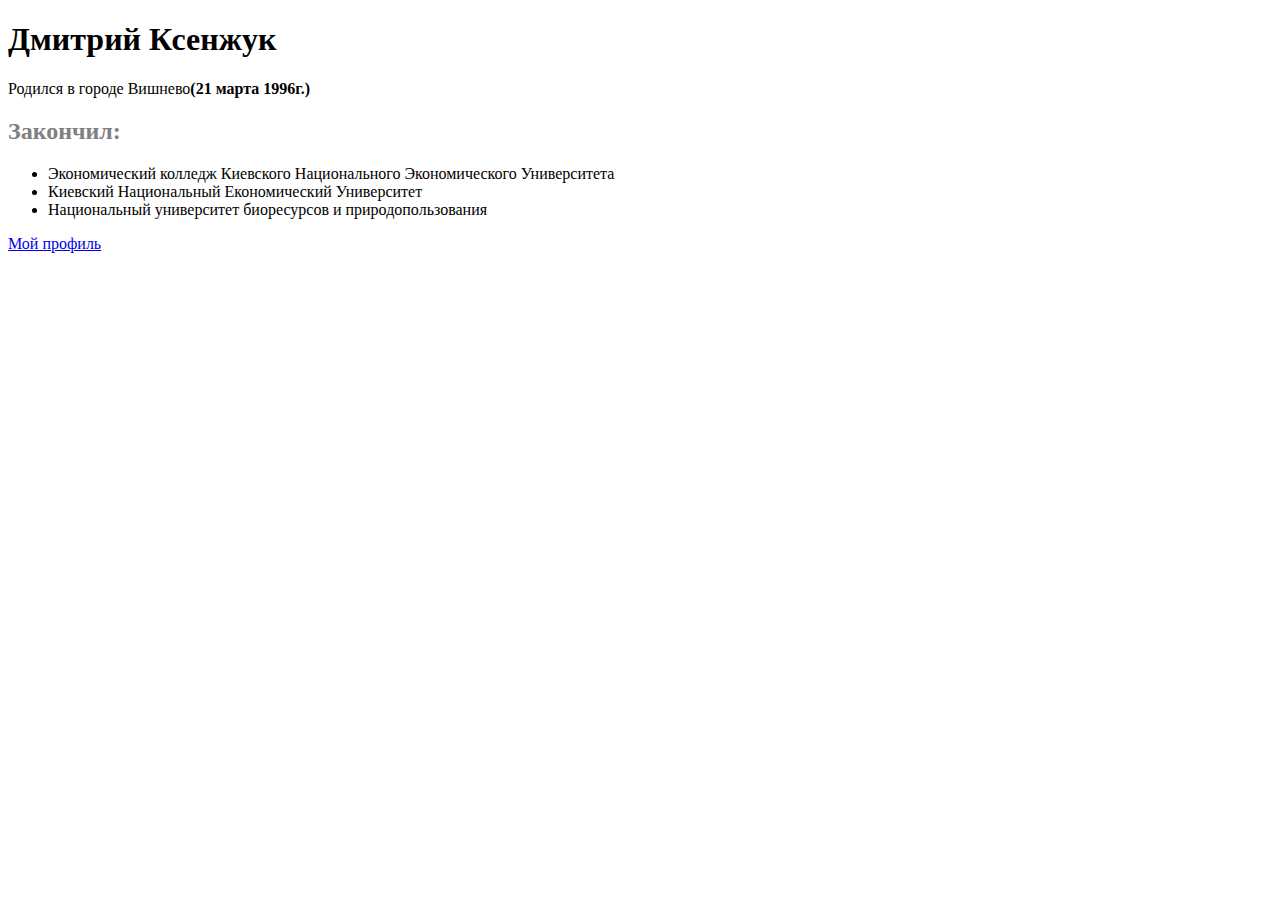
<file: Lesson 1/index.html>
<!DOCTYPE html>
<html lang="en">
<head>
    <meta charset="UTF-8">
    <meta name="viewport" content="width=device-width, initial-scale=1.0">
    <title>Урок 1</title>
    <style>
        h2{
            color: grey;
        }
    </style>
</head>
<body>
    <h1> Дмитрий Ксенжук</h1>
    <p>
    Родился в городе Вишнево<strong>(21 марта 1996г.)</strong></p>
    <h2>   Закончил:</h2>
        <ul>
    <li>Экономический колледж Киевского Национального Экономического Университета</li>
    <li>Киевский Национальный Економический Университет</li>
    <li>Национальный университет биоресурсов и природопользования</li>
    </ul>
    <a href="https://www.facebook.com">Мой профиль</a>
</body>
</html>
</file>
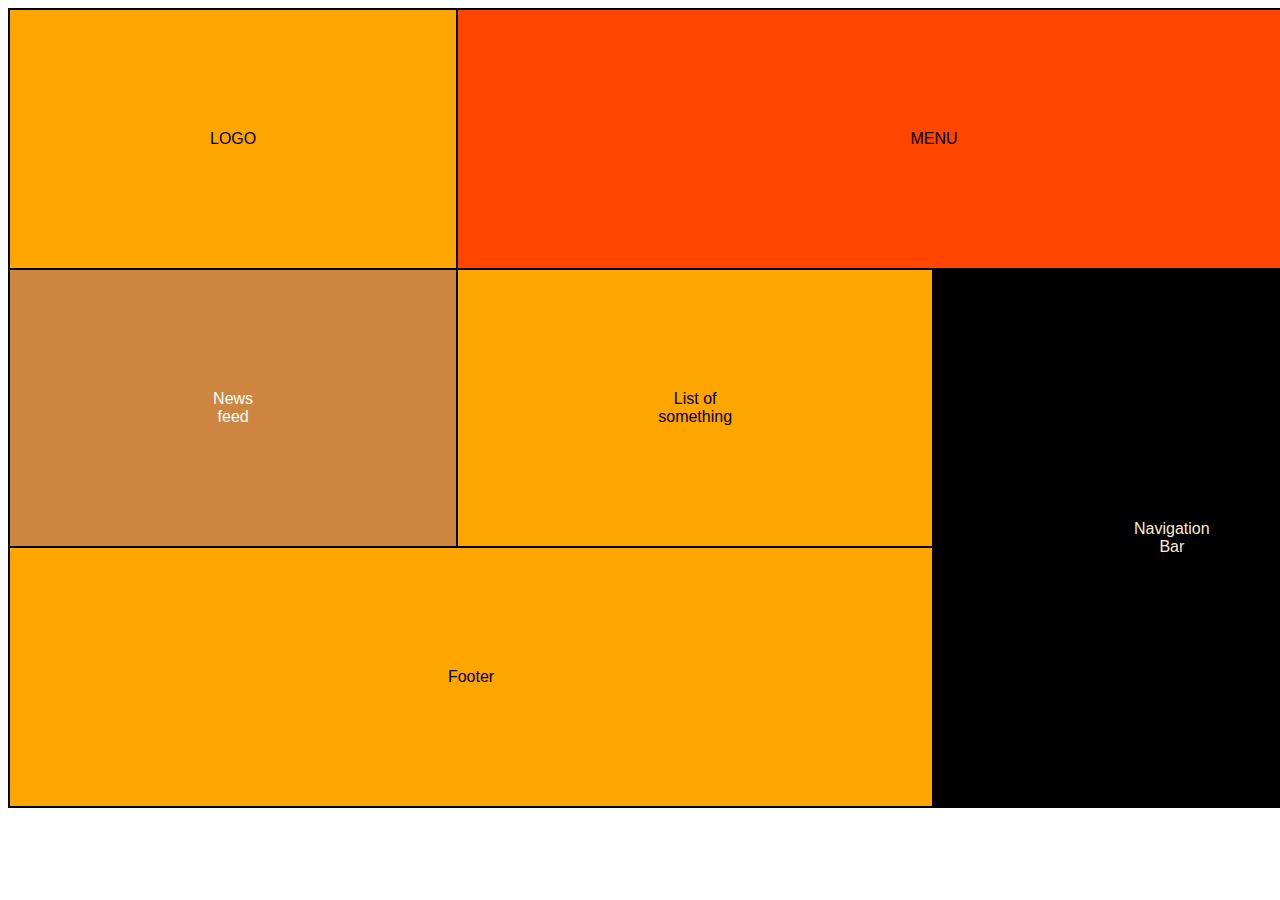
<file: Lesson 2/table.html>
<!DOCTYPE html>
<html lang="en">
<head>
    <meta charset="UTF-8">
    <meta name="viewport" content="width=device-width, initial-scale=1.0">
    <title>Document</title>
    <link rel="stylesheet" href="index.css">
</head>
<body>

<table>
<tbody>
    <tr>
        <td class="logo">LOGO</td>
        <td class="menu" colspan="2">MENU</td>
    </tr>
    <tr>
        <td class="news">News feed</td>
        <td class="list">List of something</td>
        <td class="bar" rowspan="2">Navigation<br> Bar</td>
    </tr>
    <tr>
        <td class="footer" colspan="2">Footer</td>
     
    </tr>
</tbody>
</table>

</body>
</html>
</file>
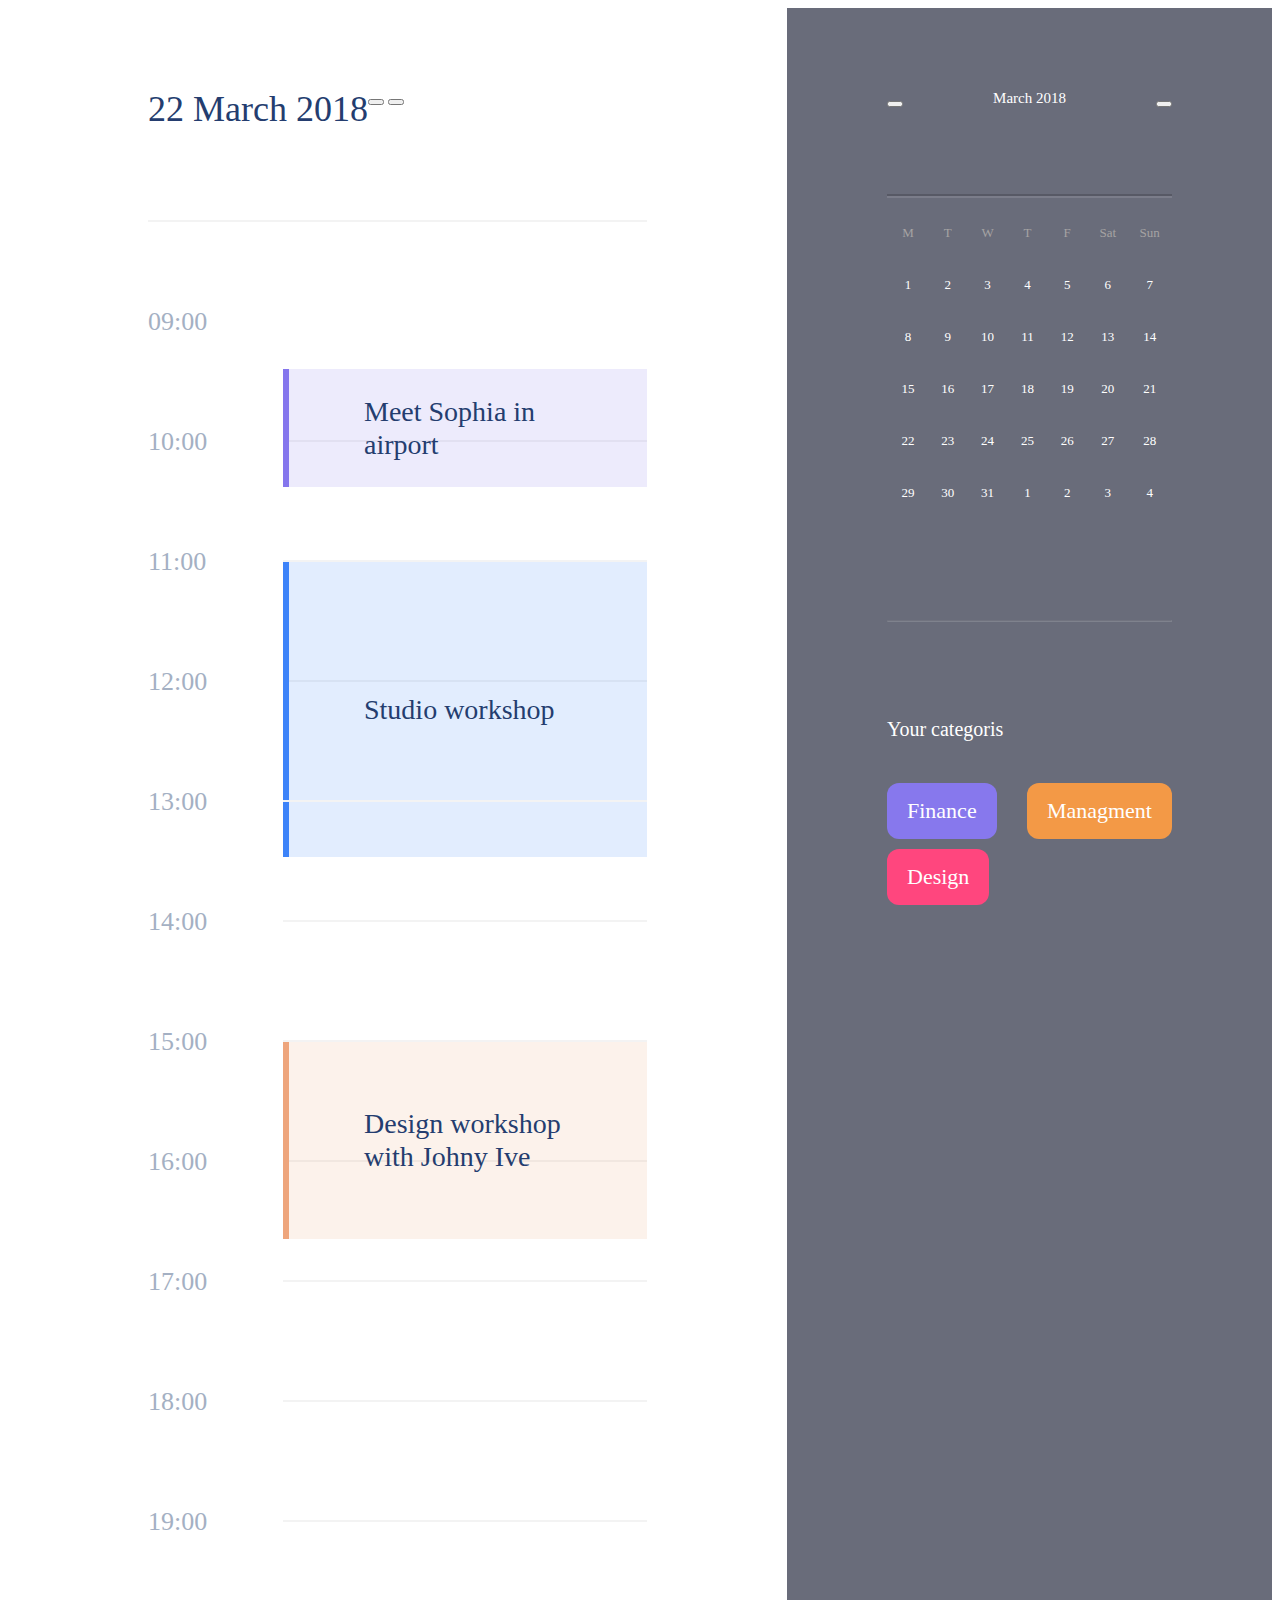
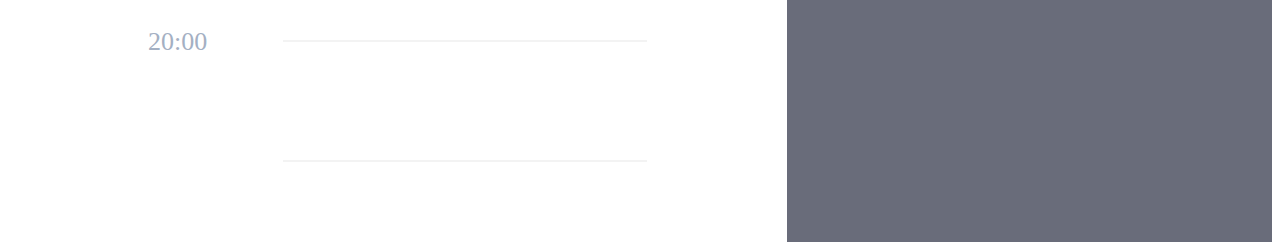
<file: Lesson 4/calendar.html>
<!DOCTYPE html>
<html lang="en">
<head>
    <meta charset="UTF-8">
    <meta name="viewport" content="width=device-width, initial-scale=1.0">
    <title>Calendar</title>
    <link rel="stylesheet" href="calendar.css">
</head>
<body>

    <div class="day-view">
        <div class="day-view__title">
            <div class="day-view__day-text">22 March 2018</div>
            <div class="day-view__title-actions">
                <button class="day-view__search" aria-label="Search"></button>
                <button class="day-view__layout" aria-label="Layout"></button>
            </div>
        </div>
        <ul class="day-view__time-list">
            <li class="day-view__time-row">
                <div class="day-view__time-key">09:00</div>
                <div class="day-view__event day-view__event--finance" style="height: 100%; top: 40%;">
                    Meet Sophia in airport
                </div>
            </li>
            <li class="day-view__time-row">
                <div class="day-view__time-key">10:00</div>
            </li>
            <li class="day-view__time-row">
                <div class="day-view__time-key">11:00</div>
                <div class="day-view__event day-view__event--workshop" style="height: 250%;">
                    Studio workshop
                </div>
            </li>
            <li class="day-view__time-row">
                <div class="day-view__time-key">12:00</div>
            </li>
            <li class="day-view__time-row">
                <div class="day-view__time-key">13:00</div>
            </li>
            <li class="day-view__time-row">
                <div class="day-view__time-key">14:00</div>
            </li>
            <li class="day-view__time-row">
                <div class="day-view__time-key">15:00</div>
                <div class="day-view__event day-view__event--management" style="height: 166.66%;">
                    Design workshop with Johny Ive
                </div>
            </li>
            <li class="day-view__time-row">
                <div class="day-view__time-key">16:00</div>
            </li>
            <li class="day-view__time-row">
                <div class="day-view__time-key">17:00</div>
            </li>
            <li class="day-view__time-row">
                <div class="day-view__time-key">18:00</div>
            </li>
            <li class="day-view__time-row">
                <div class="day-view__time-key">19:00</div>
            </li>
            <li class="day-view__time-row">
                <div class="day-view__time-key">20:00</div>
            </li>
        </ul>
    </div>

    <div class="aside">
    <div class="mainmonth">
    <div class="buttonfirst"><button class="leftbutton"></button></div>
    <div class="month">March 2018</div>
    <div class="buttonsecond"><button class="rightbutton"></button></div>
    </div>
    <hr class="separation" />
    <table class="mounthView__calenarTable">
        <thead>
            <tr class="mounthView__week">
              <td>M</td>
              <td>T</td>
              <td>W</td>
              <td>T</td>
              <td>F</td>
              <td>Sat</td>
              <td>Sun</td>
            </tr>
          </thead>
    <tr>
      <td>1</td>
      <td>2</td>
      <td>3</td>
      <td>4</td>
      <td>5</td>
      <td>6</td>
      <td>7</td>
    </tr>
    <tr>
      <td>8</td>
      <td>9</td>
      <td>10</td>
      <td>11</td>
      <td>12</td>
      <td>13</td>
      <td>14</td>
    </tr>
    <tr>
      <td>15</td>
      <td>16</td>
      <td>17</td>
      <td>18</td>
      <td>19</td>
      <td>20</td>
      <td>21</td>
    </tr>
    <tr>
      <td>22</td>
      <td>23</td>
      <td>24</td>
      <td>25</td>
      <td>26</td>
      <td>27</td>
      <td>28</td>
    </tr>
    <tr>
      <td>29</td>
      <td>30</td>
      <td>31</td>
      <td>1</td>
      <td>2</td>
      <td>3</td>
      <td>4</td>
    </tr>
  </table>
<hr class="separationsecond" />
<div class="categoris">Your categoris</div>
<div class="plants">
<div class="finance">Finance</div>
<div class="managment">Managment</div>
<div class="design">Design</div>
</div>
    </div>

</body>
</html>
</file>
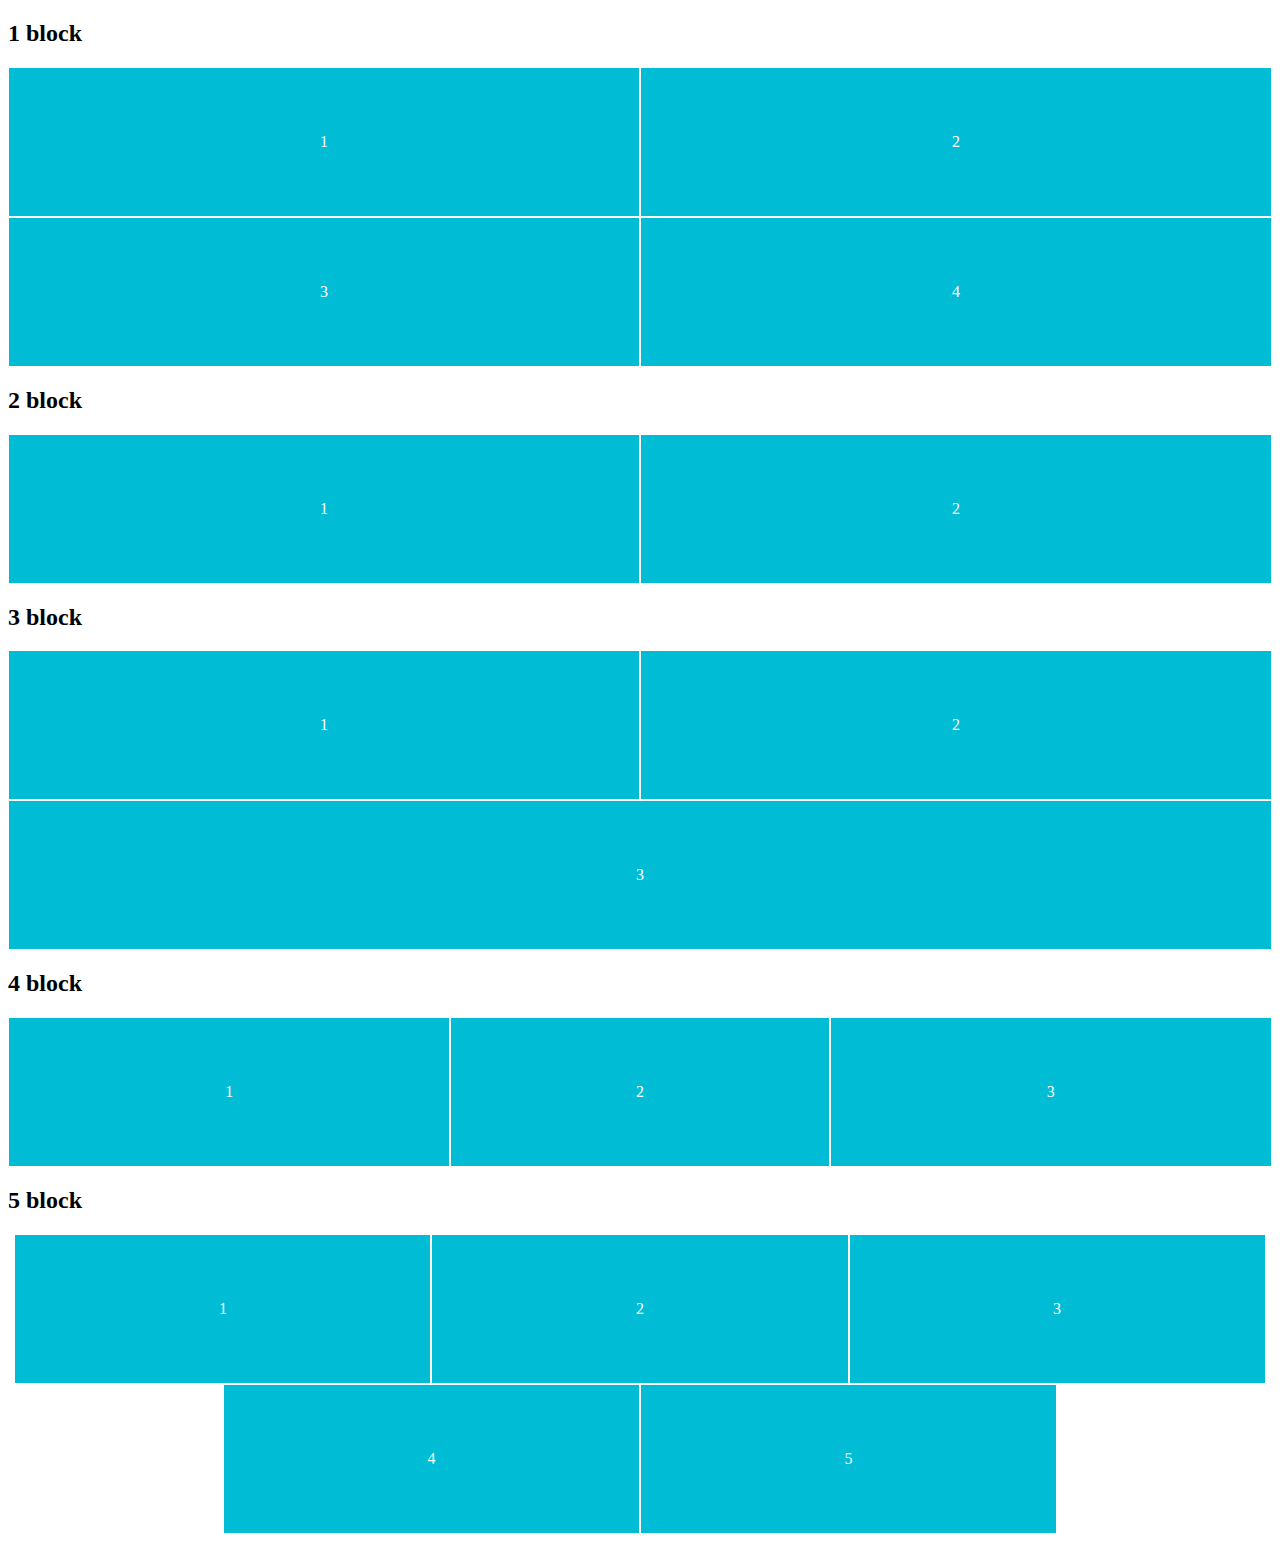
<file: Lesson 5/media-queries-practice.html>
<!doctype html>
<html lang="en">
<head>
    <meta charset="UTF-8">
    <meta content="width=device-width, initial-scale=1.0"
          name="viewport">
    <meta content="ie=edge" http-equiv="X-UA-Compatible">
    <title>Media Queries Practice</title>
    <style>
        * {
            box-sizing: border-box;
        }

        .block {
            margin-bottom: 10px;
        }

        .block > div {
            background: #00BCD4;
            border: 1px solid #FFF;
            height: 150px;
            color: #FFF;
            display: block;
            width: 100%;
        }

        .inside {
            position: relative;
            height: 100%;
            overflow: hidden;
        }

        .text {
            position: absolute;
            transform: translate(-50%, -50%);
            left: 50%;
            top: 50%;
            z-index: 1;
        }
    </style>
    <link rel="stylesheet" href="style.css">
</head>
<body>
<main>
    <h2>1 block</h2>
    <div class="first block">
        <div class="plain colored">
            <div class="inside">
                <div class="text">1</div>
            </div>
        </div>
        <div class="plain colored">
            <div class="inside">
                <div class="text">2</div>
            </div>
        </div>
        <div class="plain colored">
            <div class="inside">
                <div class="text">3</div>
            </div>
        </div>
        <div class="plain colored">
            <div class="inside">
                <div class="text">4</div>
            </div>
        </div>
    </div>

    <h2>2 block</h2>
    <div class="second block">
        <div class="colored">
            <div class="inside">
                <div class="text">1</div>
            </div>
        </div>
        <div class="colored">
            <div class="inside">
                <div class="text">2</div>
            </div>
        </div>
    </div>

    <h2>3 block</h2>
    <div class="third block">
        <div class="colored">
            <div class="inside">
                <div class="text">1</div>
            </div>
        </div>
        <div class="colored">
            <div class="inside">
                <div class="text">2</div>
            </div>
        </div>
        <div class="colored">
            <div class="inside">
                <div class="text">3</div>
            </div>
        </div>
    </div>

    <h2>4 block</h2>
    <div class="fourth block">
        <div class="colored">
            <div class="inside">
                <div class="text">1</div>
            </div>
        </div>
        <div class="colored">
            <div class="inside">
                <div class="text">2</div>
            </div>
        </div>
        <div class="colored">
            <div class="inside">
                <div class="text">3</div>
            </div>
        </div>
    </div>

    <h2>5 block</h2>
    <div class="fifth block">
        <div class="colored">
            <div class="inside">
                <div class="text">1</div>
            </div>
        </div>
        <div class="colored">
            <div class="inside">
                <div class="text">2</div>
            </div>
        </div>
        <div class="colored">
            <div class="inside">
                <div class="text">3</div>
            </div>
        </div>
        <div class="colored">
            <div class="inside">
                <div class="text">4</div>
            </div>
        </div>
        <div class="colored">
            <div class="inside">
                <div class="text">5</div>
            </div>
        </div>
    </div>
</main>

</body>
</html>
</file>
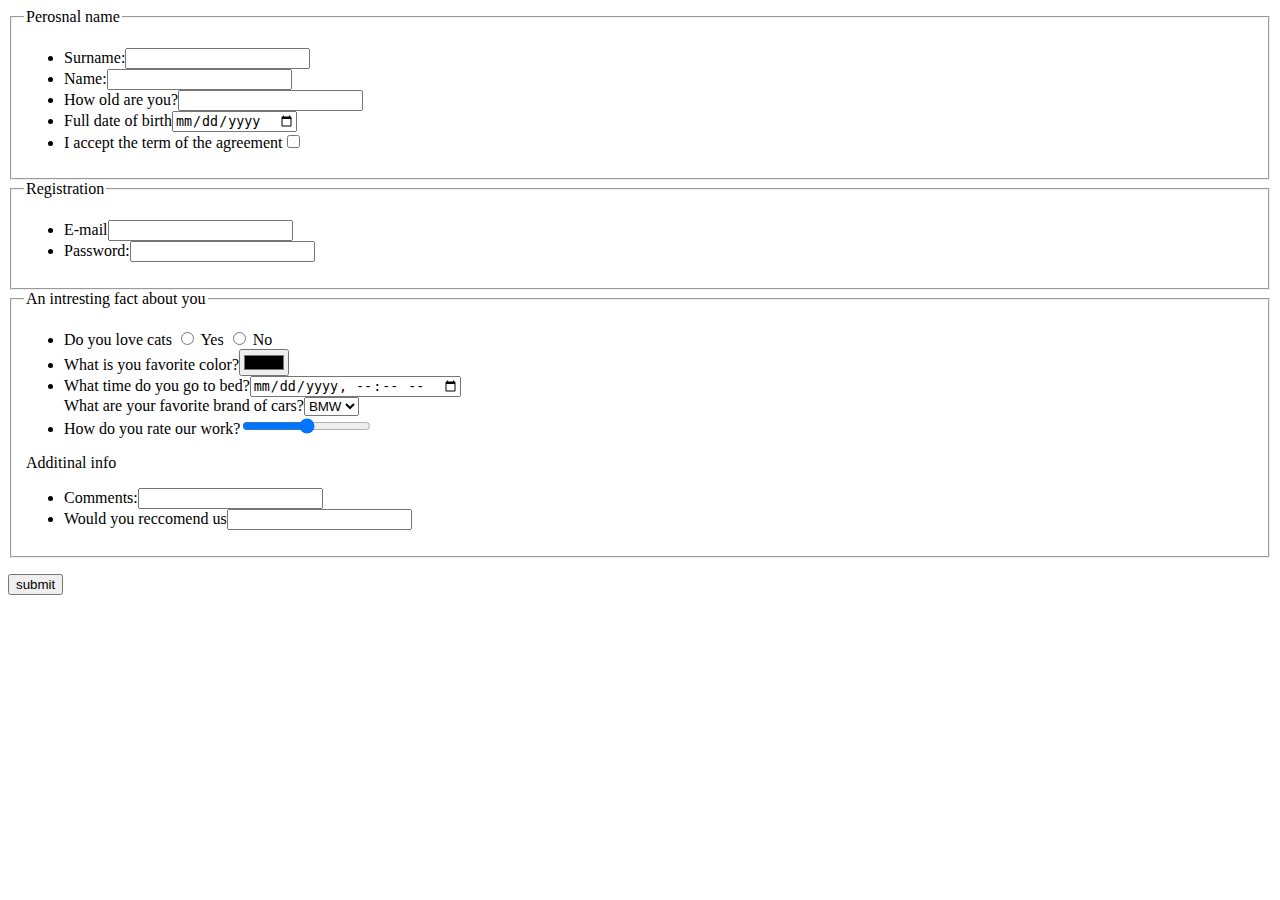
<file: meeting/meet 1.html>
<!DOCTYPE html>
<html lang="en">
<head>
    <meta charset="UTF-8">
    <meta name="viewport" content="width=device-width, initial-scale=1.0">
    <title>Document</title>
</head>
<body>

    <form>
       <fieldset>
           <legend>Perosnal name</legend>
           <ul>
           <li><label>Surname:<input type="text"></label></li>
           <li><label>Name:<input type="text"></label></li>
           <li><label>How old are you?<input type="number"></label></li>
           <li><label>Full date of birth<input type="date"></label></li>
           <li><label>I accept the term of the agreement<input type="checkbox"></label></li>
        </ul>
    </fieldset>
<fieldset>
    <legend>Registration</legend>
    <ul>
        <li><label>E-mail<input type="email"></label></li> 
        <li><label>Password:<input type="text"></label></li>
    </ul>
</fieldset>
<fieldset>
    <legend>An intresting fact about you</legend>
    <ul>
        <li>Do you love cats
            <label><input type="radio" name="animals" value="Yes"> Yes</label>
            <label><input type="radio" value="No" name="animals"> No</label>
        </li>
        <li><label>What is you favorite color?<input type="color"></label></li>
        <li><label>What time do you go to bed?<input type="datetime-local"></label></li>
       <label>What are your favorite brand of cars?<select><option>BMW</option><option>Audi</option><option>Lada</option></select> </label>
       <li><label>How do you rate our work?<input type="range"></label></li>
    </ul>
    <legend>Additinal info</legend>
    <ul>
        <li><label>Comments:<input type="email"></label></li> 
        <li><label>Would you reccomend us<input type="_____"></label></li>
    </ul>
</fieldset>
<p><input type="submit" value="submit"></p>
      </form>

</body>
</html>
</file>
<file: Lesson 2/index.css>
table
{
    border-collapse: collapse;
    text-align: center;
    font-family:'Franklin Gothic Medium', 'Arial Narrow', Arial, sans-serif;
}

td {padding: 120px 200px;
border: 2px solid black;}
tr{
    border: 1px solid rgb(197, 6, 6);
}
.logo
{
    background-color: orange;
}
.menu
{
    background-color: orangered;
}
.news{
    background-color: peru;
    color: white;
}

.list
{
    background-color: orange;
}
.bar{
    background-color: black;
    color: blanchedalmond;
    width: 40%;
}
.footer{
    background-color: orange;
}
</file>
<file: Lesson 4/calendar.css>
body {
    font-family: Roboto;

    display: flex;
}

.day-view {
    padding: 80px 140px;
    flex: 1535 0 0;
}

.aside { 
    padding: 80px 100px;
    flex: 802 0 0;
    color: #FFFFFF;
    background: rgba(42, 46, 65, 0.7);
    font-family: Roboto;
}

.separation {
    display: block;
    box-sizing: border-box;
    border: 0;
    height: 4px;
   margin-top: 43px;
    position: relative;
}

.separation::before {
    content: '';

    display: block;
    box-sizing: border-box;

    position: absolute;
    top: 0;
    left: 0;
    width: 100%;
    height: 50%;

    background: rgba(0, 0, 0, 0.17);
}

.separation::after {
    content: '';

    display: block;
    box-sizing: border-box;

    position: absolute;
    top: 50%;
    left: 0;
    width: 100%;
    height: 50%;

    background: rgba(255, 255, 255, 0.12);
}

.day-view__title {
    display: flex;

    padding-bottom: 90px;

    border-bottom: 2px solid #F3F3F3;
}

.day-view__day-text {
    font-weight: 500;
    font-size: 36px;
    line-height: 42px;

    color: #243D6F;
}

.day-view__time-list {
    list-style: none;
    padding: 100px 0 0;
    margin: 0;
}

.day-view__time-row {
    position: relative;

    display: block;

    height: 120px;

    margin-left: 135px;

    border-bottom: 2px solid #F3F3F3;

    box-sizing: border-box;

    z-index: 1;
}

.day-view__time-key {
    position: absolute;
    top: 0;
    left: -135px;

    transform: translateY(-50%);

    font-weight: 500;
    font-size: 26px;
    line-height: 30px;


    color: #A4B0C3;

}

.day-view__event {
    position: absolute;
    top: 0;
    left: 0;

    width: 100%;
    padding: 12px 75px;

    background: rgba(133, 118, 237, 0.15);
    border-left: 6px solid #8576ED;

    box-sizing: border-box;

    display: flex;
    justify-content: flex-start;
    align-items: center;

    font-weight: 500;
    font-size: 28px;
    line-height: 33px;

    color: #243D6F;

    z-index: 10;
}

.day-view__event--workshop {
    background: rgba(61, 131, 249, 0.15);
    border-color: #3D83F9;
}

.day-view__event--management {
    background: rgba(238, 165, 124, 0.15);
    border-color: #EEA57C;
}
.mainmonth{
   display: flex;
   align-items: center;
   justify-content: space-between;
   position: relative;
}
.month{
    font-weight: 500;
    font-size: 15px;
    line-height: 21px;

}
.separation{
    margin-top: 85px;
}
.mounthView__week{
    color: rgb(165, 163, 163);
}
.mmounthView__calenarTable{
    flex: 1 0 0 ;
  width: 100%;
  max-height: 500px;
   box-sizing: border-box;
  padding: 20px 0;
}
.mounthView__calenarTable{
    font-weight: 300;
    font-size: 13px;
    
}
td{
    width: 50px;
  text-align: center;
}
tr{
    height: 50px;
    padding: auto;
  }
  
td:hover{
    border-radius: 100%;
    background-color: #3C82F9;
  }
.separationsecond{
    margin-top: 100px;
    background: #000000;
mix-blend-mode: normal;
opacity: 0.17;
}
.categoris{
    margin-top: 100px;
    position: relative;
    width: 183px;
    height: 31px;
    font-weight: 500;
font-size: 20px;
line-height: 15px;
}
.plants{
    margin-top: 30px;
    display: flex;
    flex-wrap: wrap;
    justify-content: space-between;
    width: 285px;
    height: 80px;
   font-size: 22px;
   line-height: 26px;
}
.finance{
    display: block;
  justify-content: center;
  align-items: center;
    font-size: 22px;
    line-height: 26px;
background: hsl(248, 77%, 70%);
padding: 15px 20px;
border-radius: 12px;
}
.managment{
    display: block;
    justify-content: center;
    align-items: center;
    background: #F39946;
    padding: 15px 20px;
border-radius: 12px;
}
.design{
    margin-top: 10px;
    display: block;
  justify-content: center;
  align-items: center;
    background: #FF467E;
    padding: 15px 20px;
border-radius: 12px;
}
</file>
<file: Lesson 5/style.css>
.first,
.second {
    display: flex;
    flex-wrap: wrap;
}

.first .colored,
.second .colored {
    flex: 0 0 50%;
}

@media (min-width: 768px) {
    .fourth,
    .fifth {
        display: flex;
        flex-wrap: wrap;
    }

    .fourth .colored,
    .fifth .colored {
        flex: 1 0 50%;
    }
}

@media (min-width: 960px) {
    .third {
        display: flex;
    }

    .fourth .colored {
        flex: 1 0 30%;
    }

    .fourth .colored:nth-child(2) {
        flex-grow: 0;
    }
}

@media (min-width: 1200px) {
    .third {
        flex-wrap: wrap;
    }

    .third .colored {
        flex: 1 0 50%;
    }

    .fifth {
        justify-content: center;
    }

    .fifth .colored {
        flex: 0 0 33%;
    }
}

@media (min-width: 1800px) {
    .first {
        flex-wrap: nowrap;
    }

    .first .colored {
        flex: 1 0 0;
    }

    .third .colored {
        flex: 0 0 25%;
    }

    .fourth .colored {
        flex: 0 0 25%;
    }

    .fourth .colored:last-child {
        flex-grow: 1;
    }

    .fifth .colored {
        flex: 1 0 0;
    }
}
</file>
